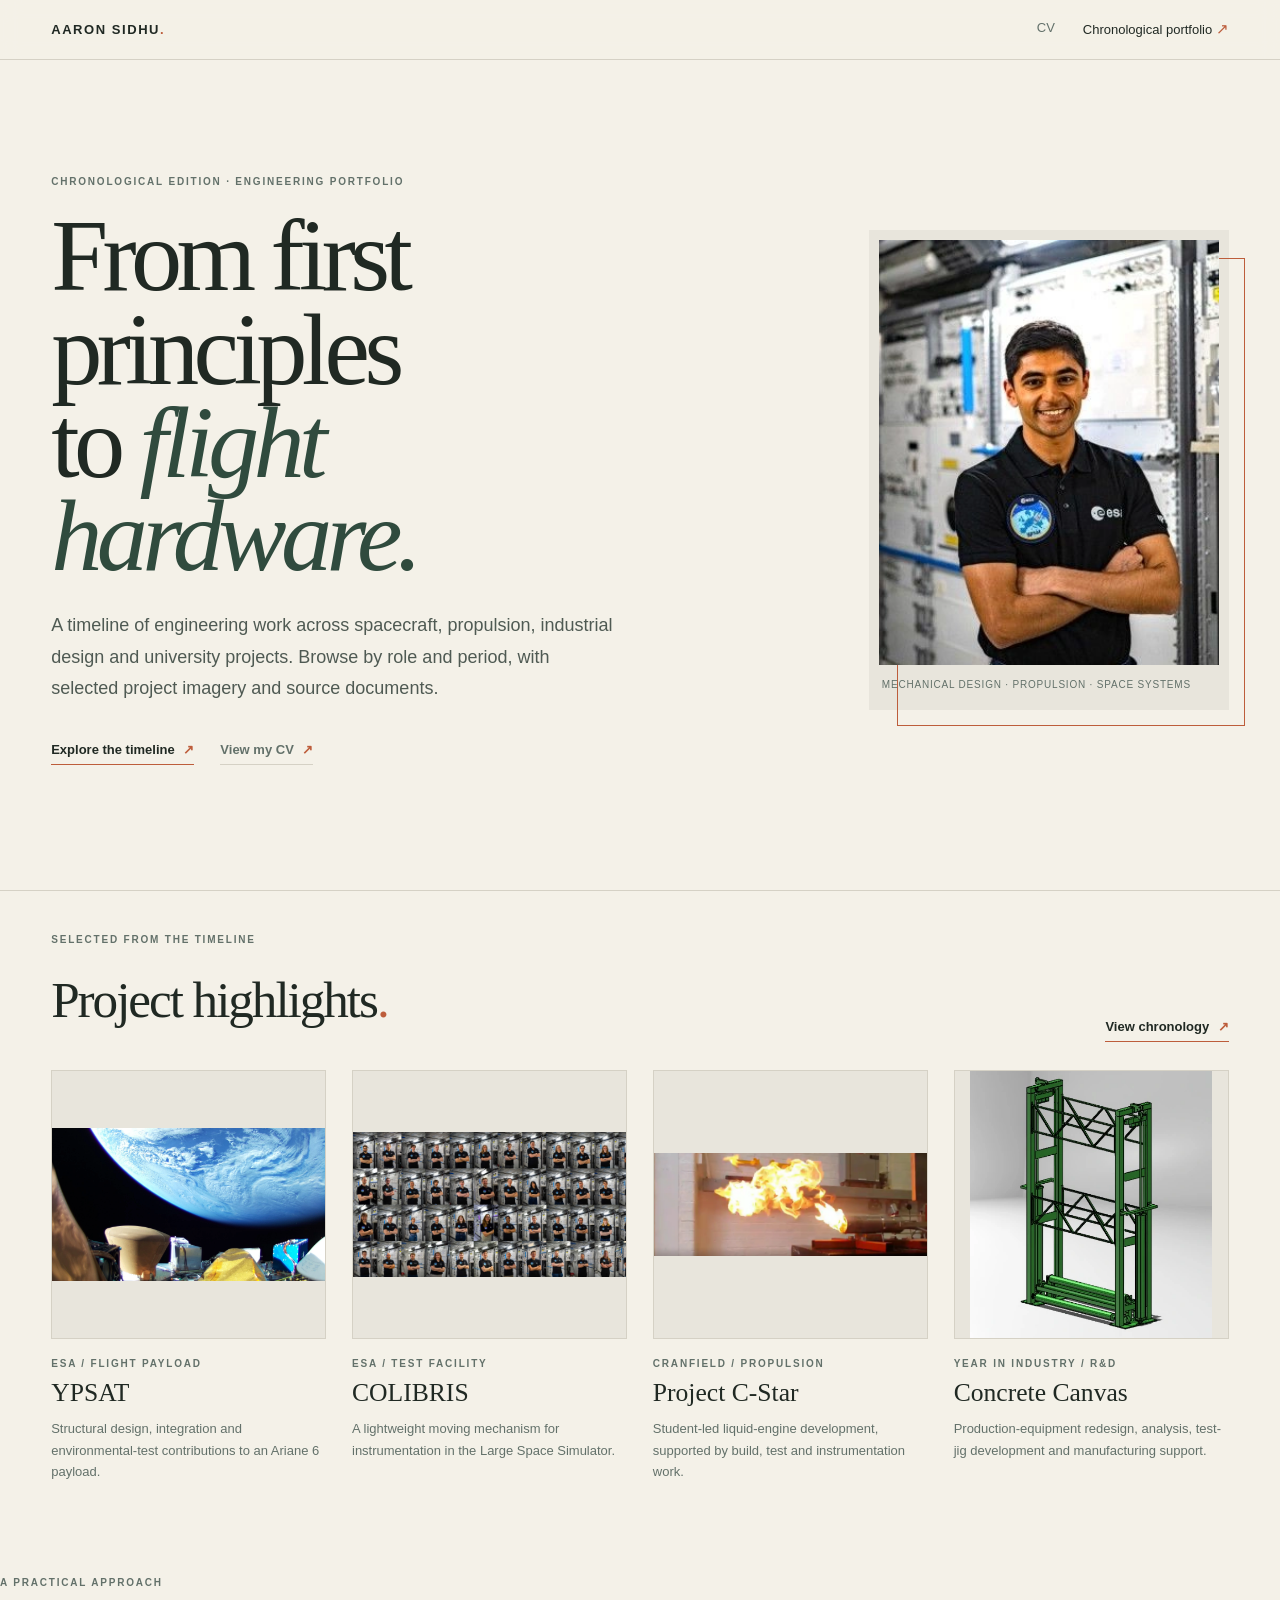
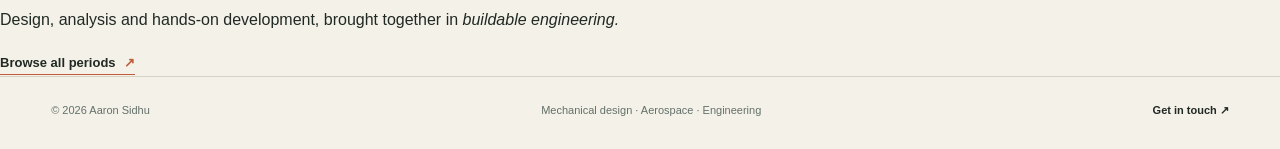
<file: index.html>
<!doctype html>
<html lang="en">
<head>
  <meta charset="utf-8">
  <meta name="viewport" content="width=device-width, initial-scale=1">
  <meta name="description" content="A chronological engineering portfolio by Aaron Sidhu, from undergraduate work to aerospace and industrial projects.">
  <title>Aaron Sidhu - Chronological Portfolio</title>
  <link rel="stylesheet" href="assets/css/style.css">
</head>
<body>
  <header class="site-header">
    <a class="wordmark" href="index.html">AARON SIDHU<span>.</span></a>
    <nav class="main-nav" aria-label="Main navigation">
      <a href="cv.html">CV</a>
      <a class="active" href="portfolio.html">Chronological portfolio <span class="nav-arrow" aria-hidden="true">&#8599;</span></a>
    </nav>
  </header>

  <main>
    <section class="intro-wrap">
      <div class="intro-copy">
        <p class="eyebrow">CHRONOLOGICAL EDITION <span aria-hidden="true">&middot;</span> ENGINEERING PORTFOLIO</p>
        <h1>From first principles<br>to <em>flight hardware.</em></h1>
        <p class="intro-text">A timeline of engineering work across spacecraft, propulsion, industrial design and university projects. Browse by role and period, with selected project imagery and source documents.</p>
        <div class="intro-links">
          <a class="text-link" href="portfolio.html">Explore the timeline <span aria-hidden="true">&#8599;</span></a>
          <a class="text-link muted-link" href="cv.html">View my CV <span aria-hidden="true">&#8599;</span></a>
        </div>
      </div>
      <figure class="portrait-frame">
        <img src="assets/images/headshot.webp" alt="Portrait of Aaron Sidhu">
        <figcaption>Mechanical design &middot; Propulsion &middot; Space systems</figcaption>
      </figure>
    </section>

    <section class="home-work" aria-labelledby="selected-work-title">
      <div class="section-heading">
        <div>
          <p class="eyebrow">SELECTED FROM THE TIMELINE</p>
          <h2 id="selected-work-title">Project highlights<span class="period">.</span></h2>
        </div>
        <a class="text-link" href="portfolio.html">View chronology <span aria-hidden="true">&#8599;</span></a>
      </div>
      <div class="featured-grid">
        <article class="featured-card">
          <a class="featured-image" href="portfolio.html#ypsat"><img src="assets/images/ypsat-orbit.webp" alt="YPSAT in-orbit image" loading="lazy"></a>
          <p class="eyebrow">ESA / FLIGHT PAYLOAD</p>
          <h3><a href="portfolio.html#ypsat">YPSAT</a></h3>
          <p>Structural design, integration and environmental-test contributions to an Ariane 6 payload.</p>
        </article>
        <article class="featured-card">
          <a class="featured-image" href="portfolio.html#colibris"><img src="assets/images/colibris-in-lss.webp" alt="COLIBRIS installed in the Large Space Simulator" loading="lazy"></a>
          <p class="eyebrow">ESA / TEST FACILITY</p>
          <h3><a href="portfolio.html#colibris">COLIBRIS</a></h3>
          <p>A lightweight moving mechanism for instrumentation in the Large Space Simulator.</p>
        </article>
        <article class="featured-card">
          <a class="featured-image" href="portfolio.html#irp"><img src="assets/images/cyclone-hotfire.webp" alt="C-Star engine hot-fire test" loading="lazy"></a>
          <p class="eyebrow">CRANFIELD / PROPULSION</p>
          <h3><a href="portfolio.html#irp">Project C-Star</a></h3>
          <p>Student-led liquid-engine development, supported by build, test and instrumentation work.</p>
        </article>
        <article class="featured-card">
          <a class="featured-image" href="portfolio.html#concrete-canvas"><img src="assets/images/concrete-accumulator.webp" alt="Concrete Canvas accumulator machine" loading="lazy"></a>
          <p class="eyebrow">YEAR IN INDUSTRY / R&amp;D</p>
          <h3><a href="portfolio.html#concrete-canvas">Concrete Canvas</a></h3>
          <p>Production-equipment redesign, analysis, test-jig development and manufacturing support.</p>
        </article>
      </div>
    </section>

    <section class="about-strip">
      <p class="eyebrow">A PRACTICAL APPROACH</p>
      <p class="about-statement">Design, analysis and hands-on development, brought together in <em>buildable engineering.</em></p>
      <a class="text-link" href="portfolio.html">Browse all periods <span aria-hidden="true">&#8599;</span></a>
    </section>
  </main>

  <footer class="site-footer">
    <span>&copy; <span class="year"></span> Aaron Sidhu</span>
    <span>Mechanical design &middot; Aerospace &middot; Engineering</span>
    <a href="mailto:aaronsidhu99@yahoo.com">Get in touch <span aria-hidden="true">&#8599;</span></a>
  </footer>
  <script defer src="assets/js/site.js"></script>
</body>
</html>
</file>
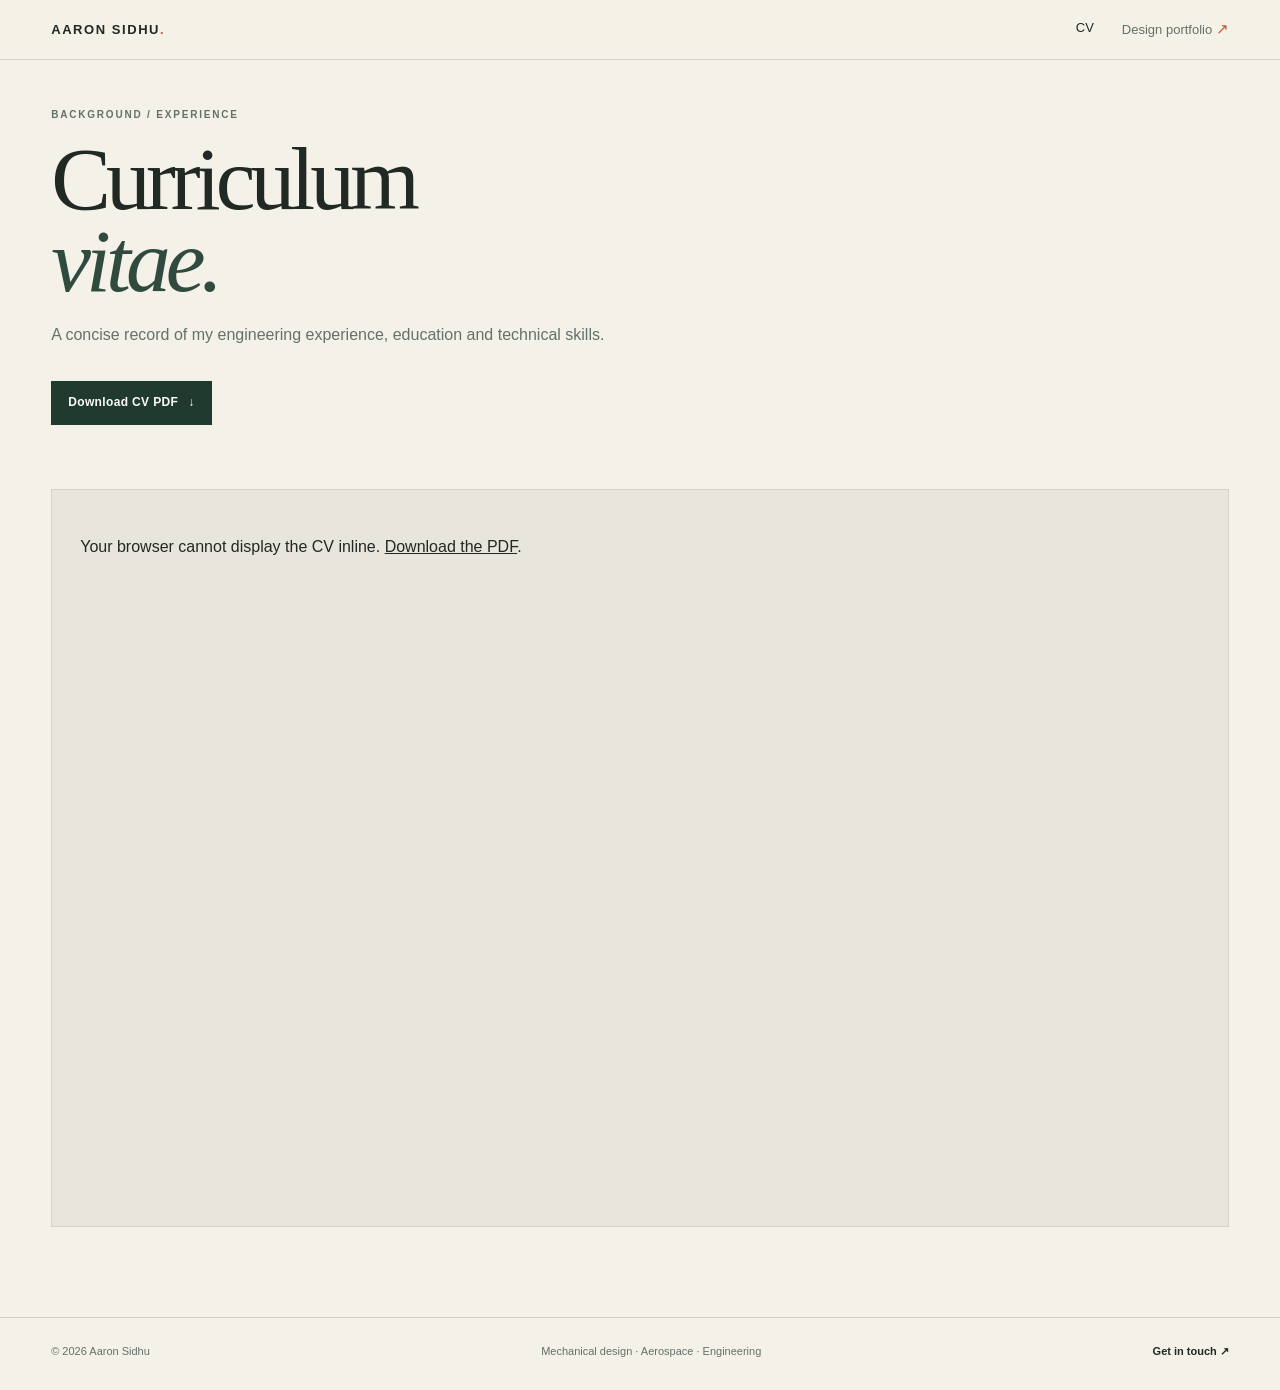
<file: cv.html>
<!doctype html>
<html lang="en"><head><meta charset="utf-8"><meta name="viewport" content="width=device-width, initial-scale=1"><meta name="description" content="Aaron Sidhu's public CV - mechanical design and propulsion engineering."><title>CV - Aaron Sidhu</title><link rel="stylesheet" href="assets/css/style.css"></head><body>
<header class="site-header"><a class="wordmark" href="index.html">AARON SIDHU<span>.</span></a><nav class="main-nav" aria-label="Main navigation"><a href="cv.html" class="active">CV</a><a href="portfolio.html" class="">Design portfolio <span class="nav-arrow" aria-hidden="true">&nearr;</span></a></nav></header>
<main class="page-main cv-main"><section class="page-intro cv-heading"><p class="eyebrow">BACKGROUND / EXPERIENCE</p><h1>Curriculum<br><em>vitae.</em></h1><p class="page-lede">A concise record of my engineering experience, education and technical skills.</p><a class="button-link" href="assets/docs/Aaron_Sidhu_Public_CV.pdf" download>Download CV PDF <span aria-hidden="true">&darr;</span></a></section><section class="cv-viewer" aria-label="CV document"><object data="assets/docs/Aaron_Sidhu_Public_CV.pdf" type="application/pdf" aria-label="Aaron Sidhu public CV"><p>Your browser cannot display the CV inline. <a href="assets/docs/Aaron_Sidhu_Public_CV.pdf" download>Download the PDF</a>.</p></object></section></main>
<footer class="site-footer"><span>&copy; <span class="year"></span> Aaron Sidhu</span><span>Mechanical design &middot; Aerospace &middot; Engineering</span><a href="mailto:aaronsidhu99@yahoo.com">Get in touch <span aria-hidden="true">&nearr;</span></a></footer><script src="assets/js/site.js" defer></script></body></html>
</file>
<file: assets/css/style.css>
:root{--paper:#f4f1e8;--ink:#202923;--muted:#63716a;--green:#213a30;--green-2:#304b3e;--rust:#bd5d3b;--line:#d5d1c5;--surface:#e8e5dc;--white:#fbfaf6;--serif:Georgia,"Iowan Old Style","Palatino Linotype",serif;--sans:"DM Sans","Avenir Next",Arial,sans-serif;--max:1320px}
*{box-sizing:border-box}
html{scroll-behavior:smooth;scroll-padding-top:90px}
body{margin:0;background:var(--paper);color:var(--ink);font-family:var(--sans);font-size:16px;line-height:1.65;-webkit-font-smoothing:antialiased}
img{display:block;max-width:100%}a{color:inherit}button{font:inherit}a:focus-visible,button:focus-visible{outline:3px solid var(--rust);outline-offset:4px}
.site-header{position:sticky;top:0;z-index:100;max-width:var(--max);margin:0 auto;padding:17px clamp(20px,4vw,58px);display:flex;align-items:center;justify-content:space-between;border-bottom:1px solid var(--line);background:rgba(244,241,232,.96);backdrop-filter:blur(10px)}
.wordmark{text-decoration:none;font-size:13px;font-weight:800;letter-spacing:.12em}.wordmark span,.period{color:var(--rust)}.main-nav{display:flex;gap:28px}.main-nav a{text-decoration:none;color:var(--muted);font-size:13px}.main-nav a:hover,.main-nav a.active{color:var(--ink)}.nav-arrow{color:var(--rust);font-size:15px}
.intro-wrap,.page-main{max-width:var(--max);margin:0 auto;padding:0 clamp(20px,4vw,58px)}
.intro-wrap{display:flex;gap:clamp(38px,7vw,100px);align-items:center;padding-top:clamp(54px,9vw,118px);padding-bottom:clamp(70px,10vw,125px);min-height:650px}.intro-copy{flex:1 1 58%;min-width:0}.eyebrow{font-size:10px;line-height:1.45;letter-spacing:.18em;font-weight:700;color:var(--muted);text-transform:uppercase;margin:0 0 10px}.intro-copy h1,.page-intro h1{font-family:var(--serif);font-weight:400;letter-spacing:-.055em;line-height:.91;font-size:88px;font-size:clamp(4.3rem,8vw,7.8rem);margin:20px 0 28px;max-width:9ch}.intro-copy h1 em,.page-intro h1 em{font-weight:400;color:var(--green-2)}.intro-text{max-width:570px;color:#4f5a53;font-size:18px;line-height:1.75}.intro-links{display:flex;gap:26px;flex-wrap:wrap;margin-top:34px}.text-link{font-size:13px;font-weight:700;text-decoration:none;border-bottom:1px solid var(--rust);padding-bottom:4px}.text-link span{color:var(--rust);margin-left:5px}.muted-link{color:var(--muted);border-color:var(--line)}
.portrait-frame{margin:0;position:relative;background:var(--surface);padding:10px;flex:0 1 360px;width:100%;justify-self:end}.portrait-frame:before{content:"";position:absolute;inset:28px -16px -16px 28px;border:1px solid var(--rust);z-index:0}.portrait-frame img{width:100%;aspect-ratio:4/5;object-fit:cover;position:relative;z-index:1}.portrait-frame figcaption{position:relative;z-index:1;padding:12px 3px 6px;font-size:10px;letter-spacing:.08em;color:var(--muted);text-transform:uppercase}
.home-work{max-width:var(--max);margin:auto;padding:42px clamp(20px,4vw,58px) 94px;border-top:1px solid var(--line)}.section-heading{display:flex;align-items:end;justify-content:space-between;gap:24px;margin-bottom:28px}.section-heading h2{font-family:var(--serif);font-weight:400;letter-spacing:-.04em;font-size:56px;font-size:clamp(2.4rem,4vw,3.5rem);margin:3px 0 0}.featured-grid{display:flex;flex-wrap:wrap;gap:clamp(18px,2vw,28px)}.featured-card{flex:1 1 calc(25% - 24px);min-width:200px}.featured-image{display:block;background:var(--surface);overflow:hidden;margin-bottom:18px;height:250px;height:clamp(190px,21vw,285px);border:1px solid var(--line)}.featured-image img{width:100%;height:100%;object-fit:contain;transition:transform .4s ease}.featured-image:hover img{transform:scale(1.025)}.featured-card .eyebrow{margin:0 0 8px}.featured-card h3{font-family:var(--serif);font-weight:400;font-size:28px;font-size:clamp(1.45rem,2vw,1.8rem);line-height:1.12;margin:0 0 10px}.featured-card h3 a{text-decoration:none}.featured-card p:not(.eyebrow){font-size:13px;color:var(--muted);margin:0}
.site-footer{max-width:var(--max);margin:0 auto;padding:24px clamp(20px,4vw,58px) 30px;border-top:1px solid var(--line);display:flex;justify-content:space-between;align-items:center;gap:20px;font-size:11px;color:var(--muted)}.site-footer a{text-decoration:none;color:var(--ink);font-weight:700}.page-main{padding-top:34px;padding-bottom:90px}.page-intro{padding:14px 0 36px;max-width:820px}.page-intro h1{font-size:74px;font-size:clamp(4rem,7vw,6.7rem);margin:16px 0 20px}.page-lede{max-width:660px;color:var(--muted);font-size:16px;line-height:1.75}.button-link{display:inline-flex;align-items:center;gap:10px;margin-top:16px;padding:12px 17px;background:var(--green);color:var(--white);text-decoration:none;font-size:12px;font-weight:700;letter-spacing:.03em}.button-link:hover{background:var(--rust)}.cv-viewer{height:min(82vh,1100px);min-height:650px;background:var(--surface);border:1px solid var(--line);margin-top:28px}.cv-viewer object{display:block;width:100%;height:100%}.cv-viewer p{padding:28px}
.portfolio-main{padding-top:26px}.portfolio-hero{display:flex;gap:clamp(30px,6vw,86px);align-items:center;background:var(--green);color:var(--paper);padding:clamp(30px,5vw,68px);margin:0 0 28px;position:relative;overflow:hidden}.portfolio-hero:after{content:"";position:absolute;right:-60px;top:-90px;width:330px;height:330px;border:1px solid rgba(244,241,232,.12);border-radius:50%;box-shadow:0 0 0 36px rgba(244,241,232,.035),0 0 0 74px rgba(244,241,232,.025);pointer-events:none}.portfolio-hero-copy,.portfolio-hero-metrics{position:relative;z-index:1;min-width:0}.portfolio-hero-copy{flex:1.05 1 54%}.portfolio-hero-metrics{flex:.95 1 38%;display:flex;flex-wrap:wrap;gap:24px 18px}.portfolio-hero .eyebrow{color:#c6cec7}.portfolio-hero h1{font-family:var(--serif);font-size:78px;font-size:clamp(3.6rem,6.5vw,6.8rem);font-weight:400;letter-spacing:-.055em;line-height:.94;margin:18px 0 21px;max-width:11ch}.portfolio-hero h1 em{font-weight:400;color:#d8a083}.portfolio-intro{font-size:16px;color:#e2e4dd;max-width:48ch;margin:0;line-height:1.7}.hero-metric{flex:1 1 38%;min-width:0;border-top:1px solid rgba(244,241,232,.38);padding-top:13px}.hero-metric:first-child{flex-basis:100%}.hero-metric strong{font-family:var(--serif);font-size:68px;font-size:clamp(2.8rem,5vw,4.8rem);font-weight:400;line-height:1;display:block;color:var(--white)}.hero-metric strong small{font-size:.42em}.hero-metric span{display:block;color:#cbd2ca;font-size:11px;letter-spacing:.07em;text-transform:uppercase;margin-top:7px}
.project-index{display:flex;gap:24px;padding:22px 0 26px;border-top:1px solid var(--line);border-bottom:1px solid var(--line)}.index-heading{flex:0 0 175px}.index-heading .eyebrow{margin:2px 0 8px}.index-note{font-family:var(--serif);font-size:21px;line-height:1.15;margin:0;color:var(--green)}.project-index-links{flex:1;display:flex;flex-wrap:wrap;gap:8px 18px}.project-index-link{flex:1 1 calc(25% - 18px);min-width:140px;display:flex;gap:7px;align-items:flex-start;text-decoration:none;border-top:1px solid var(--line);padding:9px 0;color:var(--ink);font-size:11px;line-height:1.4}.project-index-link:hover{color:var(--rust)}.index-number{flex:0 0 25px;color:var(--rust);font-size:10px;font-weight:700}.index-arrow{margin-left:auto;color:var(--muted)}
.portfolio-toolbar{display:flex;align-items:center;justify-content:space-between;gap:20px;padding:21px 0 18px}.portfolio-toolbar>span{font-size:10px;font-weight:700;letter-spacing:.14em;color:var(--muted);white-space:nowrap}.filter-list{display:flex;gap:7px;flex-wrap:wrap;justify-content:flex-end}.filter-button{border:1px solid var(--line);background:transparent;color:var(--muted);padding:8px 12px;font-size:11px;cursor:pointer;transition:background .2s,color .2s,border-color .2s}.filter-button:hover,.filter-button.active{background:var(--green);border-color:var(--green);color:var(--white)}
.portfolio-list{border-top:1px solid var(--line)}.project-entry{padding:clamp(42px,6vw,78px) 0 clamp(48px,7vw,88px);border-bottom:1px solid var(--line);scroll-margin-top:90px}.project-number{display:flex;justify-content:space-between;align-items:center;color:var(--rust);font-size:10px;letter-spacing:.15em;font-weight:700;text-transform:uppercase;margin-bottom:20px}.project-number i{font-style:normal;color:#9c988e}.project-number b{padding:0 6px;color:var(--line)}.project-heading{display:flex;gap:clamp(26px,5vw,78px);align-items:flex-end;width:100%;max-width:none;margin:0 0 30px}.project-heading h2{flex:1 1 52%;min-width:0;font-family:var(--serif);font-size:72px;font-size:clamp(2.8rem,5.2vw,5.4rem);font-weight:400;letter-spacing:-.055em;line-height:.98;margin:0;max-width:15ch;overflow-wrap:normal}.project-heading-side{flex:1 1 42%;min-width:0;max-width:560px}.project-summary{color:#536159;font-size:18px;font-size:clamp(15px,1.4vw,18px);line-height:1.55;margin:0 0 18px;max-width:43ch}.project-role{font-size:12px;line-height:1.55;color:var(--ink);margin:0;padding-top:12px;border-top:1px solid var(--line)}.project-role span{display:block;font-size:9px;font-weight:700;letter-spacing:.15em;color:var(--rust);margin-bottom:4px}
.project-layout{display:flex;gap:clamp(28px,4.4vw,66px);align-items:flex-start}.project-visuals{flex:1.08 1 56%;display:flex;flex-wrap:wrap;gap:12px;align-content:flex-start;min-width:0}.project-visuals figure{margin:0;min-width:0;flex:1 1 calc(50% - 6px)}.project-visuals .primary-visual{flex:0 0 100%}.gallery-image{display:block;width:100%;height:230px;height:clamp(170px,22vw,260px);padding:0;overflow:hidden;background:#e5e2d9;border:1px solid #d5d1c5;cursor:zoom-in}.primary-visual .gallery-image{height:390px;height:clamp(260px,34vw,430px)}.project-visuals.single .gallery-image{height:360px}.gallery-image img{width:100%;height:100%;object-fit:contain;padding:5px;transition:filter .25s ease}.gallery-image:hover img{filter:brightness(.97)}.project-visuals figcaption{font-size:10px;line-height:1.5;color:var(--muted);padding:7px 2px 0}.project-copy{flex:1 1 44%;min-width:0;font-size:14px;color:#4d5a52;line-height:1.7}.project-copy section{margin:0 0 25px}.project-copy .eyebrow{color:var(--rust)}.project-challenge{padding:0 0 18px;border-bottom:1px solid var(--line)}.project-challenge p:last-child{margin:0}.project-copy h3{font-family:var(--serif);font-weight:400;font-size:25px;line-height:1.1;color:var(--ink);margin:0 0 13px}.project-copy ul{list-style:none;margin:0;padding:0}.project-copy li{position:relative;padding:0 0 12px 19px}.project-copy li:before{content:"";position:absolute;left:0;top:.72em;width:7px;height:1px;background:var(--rust)}.project-outcome{padding:17px 18px 18px;background:var(--surface);border-left:2px solid var(--rust)}.project-outcome p:last-child{margin:0}.empty-state{padding:28px 0;color:var(--muted)}[hidden]{display:none!important}
body.viewer-open{overflow:hidden}.lightbox{position:fixed;inset:0;z-index:1000;background:rgba(16,24,20,.96);display:none;align-items:center;justify-content:center;padding:55px 70px}.lightbox[aria-hidden="false"]{display:flex}.lightbox figure{margin:0;max-width:min(1280px,90vw);max-height:86vh}.lightbox figure img{max-width:100%;max-height:77vh;object-fit:contain;margin:auto;background:#e5e2d9}.lightbox figcaption{color:#e4e2da;font-size:12px;margin-top:12px;text-align:center}.lightbox button{position:absolute;background:transparent;border:0;color:#fff;cursor:pointer;font-size:28px;padding:10px}.lightbox-close{top:15px;right:24px}.lightbox-prev{left:22px;top:50%;transform:translateY(-50%)}.lightbox-next{right:22px;top:50%;transform:translateY(-50%)}.lightbox button:hover{color:#e6a080}.noscript-note{padding:12px;background:var(--surface);color:var(--muted);font-size:12px}
@media(max-width:1000px){.featured-card{flex-basis:calc(50% - 12px)}}
@media(max-width:1040px){.project-layout{flex-direction:column}.project-visuals{flex:0 0 auto;width:100%}.project-copy{flex:0 0 auto;width:100%;max-width:820px}.portfolio-hero{gap:30px}.project-index{gap:18px}}
@media(max-width:760px){.site-header{padding:15px 22px}.main-nav{gap:18px}.intro-wrap{gap:34px;min-height:0;padding-top:72px;padding-bottom:78px}.intro-copy h1{font-size:clamp(3.6rem,10vw,5.8rem)}.intro-text{font-size:16px}.portrait-frame{max-width:290px}.home-work{padding:35px 22px 68px}.featured-card{flex-basis:calc(50% - 12px)}.home-work .featured-card:last-child{flex-basis:calc(50% - 12px);margin-left:0}.portfolio-main{padding-top:20px}.portfolio-hero{flex-direction:column;align-items:stretch;padding:34px 28px;gap:30px}.portfolio-hero h1{font-size:clamp(3.7rem,10vw,5.4rem)}.portfolio-hero-metrics{gap:14px}.hero-metric{flex-basis:calc(33.333% - 10px)}.hero-metric:first-child{flex-basis:calc(33.333% - 10px)}.hero-metric strong{font-size:45px}.project-index{display:block}.index-heading{margin-bottom:12px}.project-index-links{gap:8px 16px}.project-index-link{flex-basis:calc(50% - 10px)}.portfolio-toolbar{align-items:flex-start;flex-direction:column;gap:12px}.filter-list{justify-content:flex-start}.project-heading{flex-direction:column;align-items:flex-start;gap:16px}.project-heading h2{flex:0 1 auto;font-size:clamp(3rem,8vw,4.8rem);max-width:18ch}.project-heading-side{flex:0 1 auto;max-width:680px}.project-entry{padding:48px 0 54px}.page-main{padding-top:35px;padding-bottom:60px}.page-intro h1{font-size:clamp(3.6rem,10vw,5.5rem)}.cv-viewer{height:72vh;min-height:540px}}
@media(max-width:540px){body{font-size:15px}.site-header{padding:14px 18px}.wordmark{font-size:11px}.main-nav{gap:13px}.main-nav a{font-size:11px}.intro-wrap,.page-main{padding-left:18px;padding-right:18px}.intro-wrap{flex-direction:column;align-items:stretch;padding-top:48px;padding-bottom:60px;gap:30px}.intro-copy{flex:0 1 auto}.intro-copy h1{font-size:clamp(3.55rem,16vw,4.9rem)}.intro-text{font-size:15px}.portrait-frame{max-width:300px;margin:0 auto 8px;justify-self:auto}.home-work{padding:30px 18px 55px}.section-heading{align-items:flex-start;flex-direction:column;gap:12px}.section-heading h2{font-size:2.4rem}.featured-card{flex-basis:100%}.home-work .featured-card:last-child{flex-basis:100%;margin-left:0}.featured-card h3{font-size:1.6rem}.site-footer{padding:18px;flex-wrap:wrap}.page-intro h1{font-size:3.5rem}.page-lede{font-size:14px}.portfolio-hero{padding:28px 20px}.portfolio-hero h1{font-size:3.7rem}.portfolio-hero-metrics{gap:12px}.hero-metric{flex-basis:calc(50% - 8px)}.hero-metric:first-child{flex-basis:100%}.hero-metric strong{font-size:42px}.index-note{font-size:18px}.project-index-links{display:block}.project-index-link{width:100%;font-size:12px}.project-number{font-size:9px;gap:12px}.project-number span:last-child{text-align:right}.project-heading{gap:14px}.project-heading h2{font-size:clamp(2.8rem,13vw,4rem)}.project-summary{font-size:15px}.project-visuals{display:block}.project-visuals figure{margin-bottom:11px}.gallery-image,.primary-visual .gallery-image,.project-visuals.single .gallery-image{height:230px}.project-copy{font-size:14px}.project-copy h3{font-size:23px}.lightbox{padding:50px 16px}.lightbox figure{max-width:100%;max-height:82vh}.lightbox figure img{max-height:70vh}.lightbox-prev{left:0}.lightbox-next{right:0}}
@media(prefers-reduced-motion:reduce){html{scroll-behavior:auto}*,*::before,*::after{transition:none!important;animation:none!important}}
@media print{.site-header,.site-footer,.portfolio-toolbar,.project-index,.lightbox{display:none!important}.page-main{max-width:none;padding:10mm}.project-entry{break-inside:avoid}.gallery-image{height:180px}}

.work-label{font-weight:700;color:var(--ink)}
.project-index-link{font-size:12px}
.project-copy{font-size:15px}
.project-visuals figcaption{font-size:11px}

/* Chronological portfolio edition */
.chronology-hero{background:var(--green);color:var(--paper);padding:clamp(54px,8vw,108px) clamp(20px,4vw,58px) clamp(58px,8vw,108px)}
.chronology-hero-inner{max-width:var(--max);margin:0 auto}
.chronology-hero .eyebrow{color:#c2c9c0}
.chronology-hero h1{max-width:900px;margin:14px 0 20px;font:400 clamp(42px,7vw,88px)/.98 var(--serif);letter-spacing:-.045em}
.chronology-hero .period{color:#db8b69}
.chronology-hero p:not(.eyebrow){max-width:700px;color:#e2e4dc;font-size:clamp(16px,1.8vw,19px)}
.hero-link{display:inline-flex;gap:12px;align-items:center;margin-top:18px;color:var(--paper);text-decoration:none;border-bottom:1px solid rgba(244,241,232,.45);padding-bottom:5px;font-size:13px}
.hero-link:hover{border-color:var(--paper)}
.timeline{padding-top:28px;padding-bottom:80px}
.timeline-item{display:grid;grid-template-columns:minmax(145px, .23fr) minmax(0,1fr);gap:clamp(30px,6vw,84px);padding:46px 0 54px;border-bottom:1px solid var(--line)}
.timeline-date{position:relative;border-right:1px solid var(--line);padding:4px 26px 0 0;color:var(--green);font:400 19px/1.3 var(--serif);text-align:right}
.timeline-date:after{content:"";position:absolute;right:-5px;top:10px;width:9px;height:9px;border-radius:50%;background:var(--rust);box-shadow:0 0 0 4px var(--paper)}
.timeline-date small{display:block;margin-top:8px;color:var(--muted);font:600 10px/1.45 var(--sans);letter-spacing:.12em;text-transform:uppercase}
.timeline-content{min-width:0}
.timeline-content>.eyebrow{margin:0 0 8px}
.timeline-content>h2{margin:0 0 22px;font:400 clamp(27px,3.6vw,42px)/1.08 var(--serif);letter-spacing:-.025em}
.timeline-empty{padding-top:32px;padding-bottom:34px}
.timeline-empty .timeline-content>h2{margin:0;font-size:clamp(24px,3vw,34px)}
.timeline-empty .timeline-date{font-size:16px}
.project-item{padding:30px 0 10px;border-top:1px solid var(--line)}
.project-title-row{display:flex;align-items:flex-start;justify-content:space-between;gap:20px;margin-bottom:10px}
.project-title-row h3{margin:0;font:400 clamp(23px,2.7vw,32px)/1.12 var(--serif);letter-spacing:-.02em}
.project-kicker{margin:0 0 5px;color:var(--muted);font-size:9px;font-weight:700;letter-spacing:.17em;text-transform:uppercase}
.project-index{flex:none;color:var(--rust);font:400 14px/1 var(--serif)}
.project-summary{max-width:790px;margin:0 0 18px;color:#46544c;font-size:15px;line-height:1.7}
.project-gallery{display:grid;grid-template-columns:repeat(3,minmax(0,1fr));gap:14px;margin:18px 0 20px}
.project-gallery.two-up{grid-template-columns:repeat(2,minmax(0,1fr));max-width:980px}
.project-gallery.one-up{grid-template-columns:minmax(0,1fr);max-width:700px}
.project-gallery figure{min-width:0;margin:0}
.project-gallery .gallery-image{display:flex;align-items:center;justify-content:center;width:100%;height:clamp(190px,24vw,310px);padding:12px;border:0;background:#e8e5dc;cursor:zoom-in;transition:background .18s ease}
.project-gallery.one-up .gallery-image{height:clamp(230px,34vw,430px)}
.project-gallery .gallery-image:hover{background:#ddd9ce}
.project-gallery img{width:100%;height:100%;object-fit:contain}
.project-gallery figcaption{margin-top:7px;color:var(--muted);font-size:11px;line-height:1.45}
.project-facts{display:grid;gap:7px;margin:18px 0 20px;padding-left:19px;color:#46544c;font-size:13px}
.project-facts strong{color:var(--ink)}
.document-links{display:grid;grid-template-columns:repeat(auto-fit,minmax(min(100%,265px),max-content));gap:10px;margin:18px 0 8px}
.document-link{display:flex;align-items:center;justify-content:space-between;gap:25px;min-width:min(100%,290px);padding:13px 15px;border:1px solid #c8c5b9;background:var(--white);text-decoration:none;font-size:12px;transition:border-color .18s ease,background .18s ease}
.document-link:hover{border-color:var(--green);background:#fff}
.document-link b{color:var(--green);font-size:10px;letter-spacing:.08em;text-transform:uppercase;white-space:nowrap}
.document-note,.availability-note,.conference-note{max-width:780px;color:var(--muted);font-size:12px;line-height:1.6}
.document-note{margin:8px 0 0}
.availability-note{margin:7px 0 6px;padding:10px 13px;border-left:2px solid var(--rust);background:rgba(232,229,220,.65)}
.conference-note{margin:15px 0 4px;padding-top:10px;border-top:1px solid #e2dfd5}
.conference-note strong{color:var(--ink)}
#lightbox.lightbox{z-index:3000}
#lightbox.lightbox[aria-hidden="true"]{display:none}
#lightbox.lightbox[aria-hidden="false"]{display:flex}
@media(max-width:760px){
 .timeline{padding-top:8px}
 .timeline-item{grid-template-columns:1fr;gap:10px;padding:32px 0 38px}
 .timeline-date{border-right:0;border-left:2px solid var(--rust);text-align:left;padding:0 0 0 12px;font-size:16px}
 .timeline-date:after{display:none}
 .timeline-date small{margin-top:4px}
 .timeline-content>h2{margin-bottom:18px}
 .timeline-empty{padding:25px 0 27px}
 .timeline-empty .timeline-content>h2{font-size:27px}
 .project-item{padding-top:24px}
 .project-gallery,.project-gallery.two-up{grid-template-columns:repeat(2,minmax(0,1fr))}
 .project-gallery.one-up{grid-template-columns:1fr}
 .project-gallery .gallery-image{height:230px}
 .project-gallery.one-up .gallery-image{height:310px}
}
@media(max-width:480px){
 .chronology-hero h1{font-size:44px}
 .project-gallery,.project-gallery.two-up{grid-template-columns:1fr}
 .project-gallery .gallery-image{height:270px}
 .project-gallery.one-up .gallery-image{height:280px}
 .project-title-row{gap:12px}
 .document-links{grid-template-columns:1fr}
 .document-link{width:100%;min-width:0}
}
@media(prefers-reduced-motion:reduce){html{scroll-behavior:auto}.project-gallery .gallery-image,.document-link{transition:none}}
</file>
